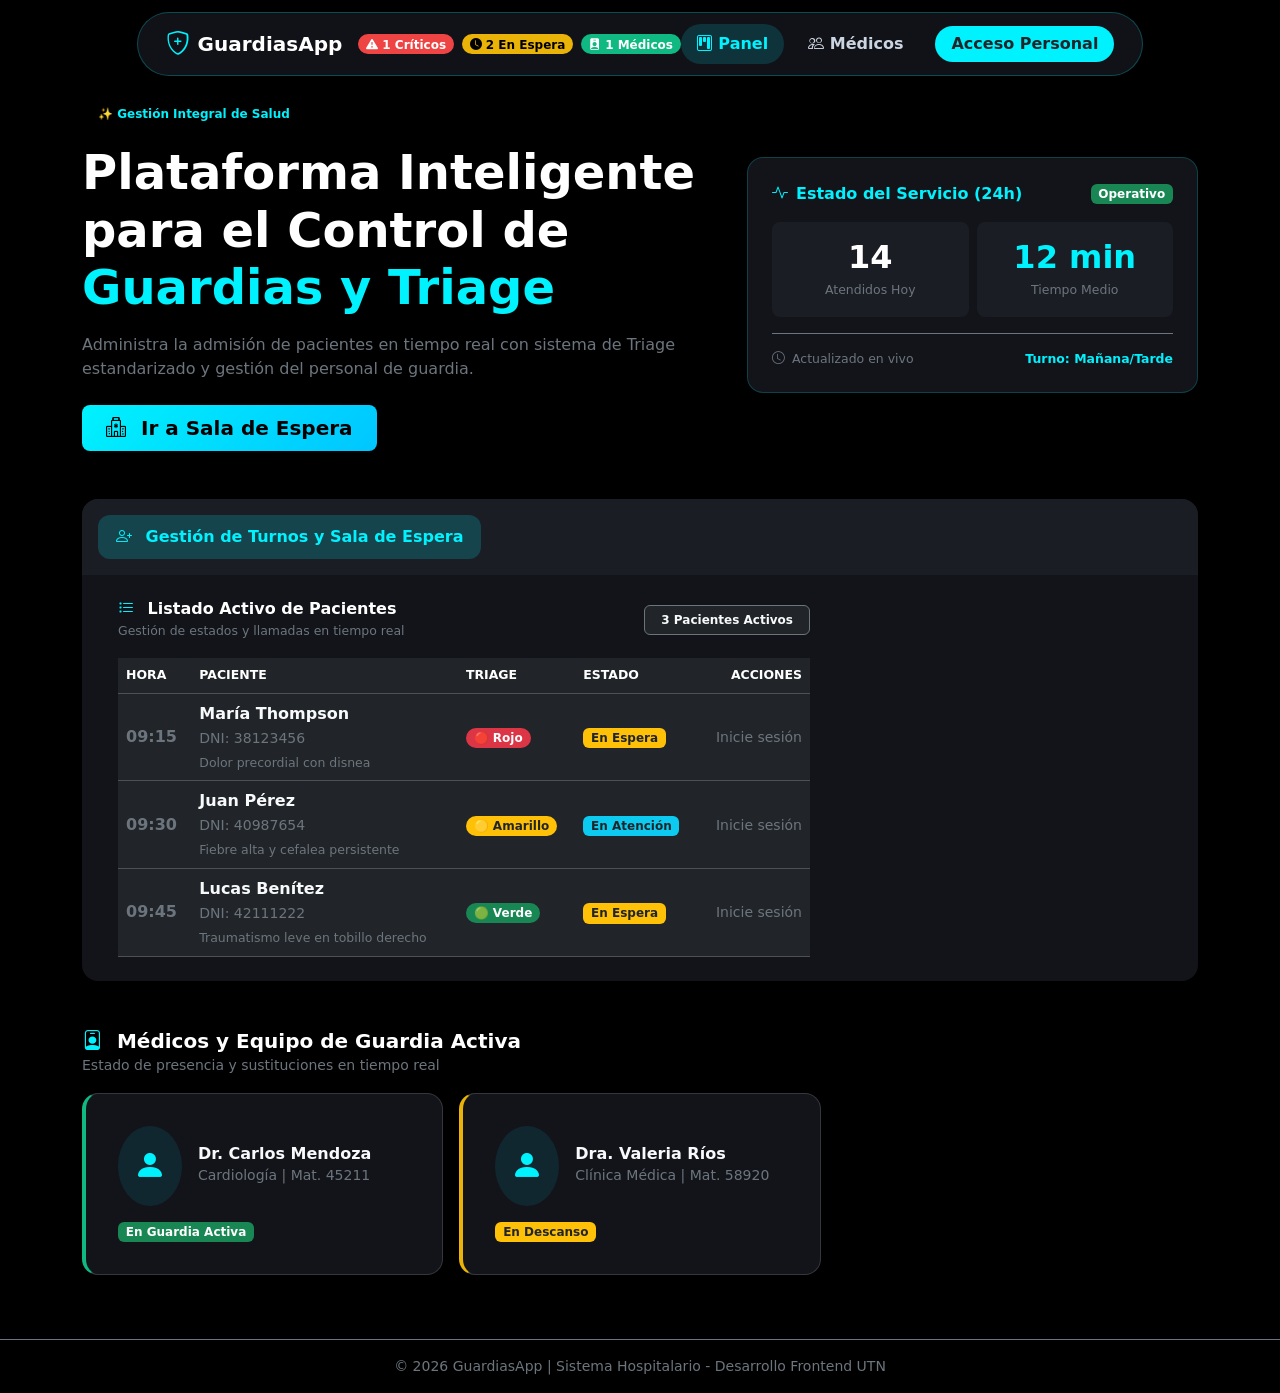
<file: index.html>
<!DOCTYPE html>
<html lang="es" data-bs-theme="dark">
<head>
    <meta charset="UTF-8">
    <meta name="viewport" content="width=device-width, initial-scale=1.0">

    <title>GuardiasApp | Plataforma Inteligente de Guardias y Triage</title>
    <meta name="description" content="Plataforma Inteligente para el Control de Guardias y Triage. Administra la admisión de pacientes en tiempo real.">
    <meta name="keywords" content="guardiasapp, triage, guardias medicas, sala de espera">
    <meta name="author" content="María José Thompson">

    <!-- Bootstrap 5.3 CSS & Icons -->
    <link href="https://cdn.jsdelivr.net/npm/bootstrap@5.3.3/dist/css/bootstrap.min.css" rel="stylesheet">
    <link rel="stylesheet" href="https://cdn.jsdelivr.net/npm/bootstrap-icons@1.11.3/font/bootstrap-icons.min.css">

    <!-- Hoja de Estilos -->
    <link rel="stylesheet" href="style.css">
</head>

<body class="bg-black text-light d-flex flex-column min-vh-100">

    <!-- BARRA DE NAVEGACIÓN -->
    <div class="floating-nav-container">
        <nav class="navbar navbar-expand-lg floating-nav">
            <div class="container-fluid px-2">

                <a class="navbar-brand text-white fw-bold d-flex align-items-center gap-2 me-3" href="#">
                    <i class="bi bi-shield-plus text-cyan fs-4"></i>
                    GuardiasApp
                </a>

                <!-- MÉTRICAS -->
                <div class="d-flex align-items-center gap-2 me-auto">

                    <span class="badge badge-critico rounded-pill px-2.5 py-1">
                        <i class="bi bi-exclamation-triangle-fill"></i>
                        <span id="navCountRojo">1</span> Críticos
                    </span>

                    <span class="badge badge-espera rounded-pill px-2.5 py-1">
                        <i class="bi bi-clock-fill"></i>
                        <span id="navCountEspera">2</span> En Espera
                    </span>

                    <span class="badge badge-medicos rounded-pill px-2.5 py-1">
                        <i class="bi bi-person-badge-fill"></i>
                        <span id="navCountMedicos">2</span> Médicos
                    </span>

                </div>

                <button class="navbar-toggler border-0 text-white shadow-none"
                        type="button"
                        data-bs-toggle="collapse"
                        data-bs-target="#navPill">
                    <i class="bi bi-list fs-2"></i>
                </button>

                <div class="collapse navbar-collapse" id="navPill">

                    <ul class="navbar-nav ms-auto gap-2 align-items-lg-center">

                        <li class="nav-item">
                            <a class="nav-link active" href="#sec-espera">
                                <i class="bi bi-kanban"></i> Panel
                            </a>
                        </li>

                        <li class="nav-item" data-role="administrador">
                            <a class="nav-link"
                               href="#sec-calculadora"
                               onclick="activarTabCalculadora()">
                                <i class="bi bi-calculator"></i> Retribuciones
                            </a>
                        </li>

                        <li class="nav-item">
                            <a class="nav-link" href="#sec-medicos">
                                <i class="bi bi-people"></i> Médicos
                            </a>
                        </li>

                        <!-- LOGIN -->
                        <li class="nav-item ms-lg-2" id="navAuth">
                            <button class="btn btn-cyan text-dark fw-bold rounded-pill px-3 py-1.5"
                                    data-bs-toggle="modal"
                                    data-bs-target="#loginModal">
                                Acceso Personal
                            </button>
                        </li>

                        <!-- SESIÓN -->
                        <li class="nav-item d-none" id="navSesion">

                            <span class="badge bg-success me-2" id="rolActual"></span>

                            <button class="btn btn-outline-light btn-sm rounded-pill"
                                    onclick="cerrarSesion()">
                                Cerrar sesión
                            </button>

                        </li>

                    </ul>

                </div>
            </div>
        </nav>
    </div>


    <!-- CONTENEDOR PRINCIPAL -->
    <main class="container my-3 flex-grow-1">

        <!-- ALERTA -->
        <div id="alertaGlobal"
             class="alert alert-dark-gm d-none mb-4 shadow"
             role="alert">

            <i class="bi bi-check-circle-fill text-cyan fs-5 me-2"></i>

            <span id="alertaTexto"></span>

        </div>


        <!-- HERO -->
        <div class="row align-items-center g-4 mb-5">

            <div class="col-12 col-lg-7">

                <span class="badge bg-cyan bg-opacity-15 text-cyan fw-bold px-3 py-2 rounded-pill mb-3">
                    ✨ Gestión Integral de Salud
                </span>

                <h1 class="display-5 fw-bold text-white mb-3">
                    Plataforma Inteligente para el Control de
                    <span class="text-cyan">Guardias y Triage</span>
                </h1>

                <p class="text-secondary lead fs-6 mb-4">
                    Administra la admisión de pacientes en tiempo real con sistema
                    de Triage estandarizado y gestión del personal de guardia.
                </p>

                <div class="d-flex flex-wrap gap-3">

                    <a href="#sec-espera"
                       class="btn btn-cyan-fill btn-lg px-4 py-2.5 rounded-3 fw-bold">

                        <i class="bi bi-hospital me-2"></i>
                        Ir a Sala de Espera

                    </a>

                    <button type="button"
                            class="btn btn-outline-light btn-lg px-4 py-2.5 rounded-3 fw-bold"
                            data-role="administrador"
                            onclick="activarTabCalculadora()">

                        <i class="bi bi-calculator me-2"></i>
                        Calcular Retribución

                    </button>

                </div>

            </div>


            <!-- ESTADO DEL SERVICIO -->
            <div class="col-12 col-lg-5">

                <div class="card card-status p-4 rounded-4 shadow border-0">

                    <div class="d-flex justify-content-between align-items-center mb-3">

                        <span class="text-cyan fw-bold d-flex align-items-center gap-2">

                            <i class="bi bi-activity"></i>

                            Estado del Servicio (24h)

                        </span>

                        <span class="badge bg-success text-white px-2.5 py-1">
                            Operativo
                        </span>

                    </div>

                    <div class="row g-2 text-center mb-3">

                        <div class="col-6">

                            <div class="card-status-box p-3 rounded-3">

                                <h2 class="fw-bold text-white m-0">
                                    14
                                </h2>

                                <small class="text-secondary fs-7">
                                    Atendidos Hoy
                                </small>

                            </div>

                        </div>

                        <div class="col-6">

                            <div class="card-status-box p-3 rounded-3">

                                <h2 class="fw-bold text-cyan m-0">
                                    12 min
                                </h2>

                                <small class="text-secondary fs-7">
                                    Tiempo Medio
                                </small>

                            </div>

                        </div>

                    </div>

                    <div class="d-flex justify-content-between align-items-center fs-7 text-secondary border-top border-secondary pt-3">

                        <span>
                            <i class="bi bi-clock me-1"></i>
                            Actualizado en vivo
                        </span>

                        <span class="text-cyan fw-semibold">
                            Turno: Mañana/Tarde
                        </span>

                    </div>

                </div>

            </div>

        </div>


        <!-- PACIENTES -->
        <section id="sec-espera"
                 class="card card-dark shadow border-0 rounded-4 overflow-hidden mb-5">

            <div class="card-header bg-dark-inner p-3 border-0">

                <ul class="nav nav-pills custom-pills"
                    id="mainTabs"
                    role="tablist">

                    <li class="nav-item" role="presentation">

                        <button class="nav-link active fw-bold"
                                id="btnTabEspera"
                                data-bs-toggle="pill"
                                data-bs-target="#tabEspera"
                                type="button">

                            <i class="bi bi-person-plus me-2"></i>
                            Gestión de Turnos y Sala de Espera

                        </button>

                    </li>


                    <li class="nav-item"
                        role="presentation"
                        data-role="administrador">

                        <button class="nav-link fw-bold"
                                id="btnTabCalculadora"
                                data-bs-toggle="pill"
                                data-bs-target="#tabCalculadora"
                                type="button">

                            <i class="bi bi-currency-dollar me-2"></i>
                            Cálculo y Cuadrante de Guardias

                        </button>

                    </li>

                </ul>

            </div>


            <div class="card-body p-4">

                <div class="tab-content" id="mainTabsContent">

                    <!-- SALA DE ESPERA -->
                    <div class="tab-pane fade show active"
                         id="tabEspera"
                         role="tabpanel">

                        <div class="row g-4">

                            <!-- ADMISIÓN -->
                            <div class="col-12 col-lg-4 border-end-lg border-secondary pe-lg-4"
                                 data-role="recepcionista">

                                <h2 class="h6 fw-bold text-white mb-3">

                                    <i class="bi bi-person-badge me-2 text-cyan"></i>

                                    Admisión y Triage de Paciente

                                </h2>


                                <form id="formAdmision">

                                    <div class="mb-3">

                                        <label for="dni"
                                               class="form-label text-secondary small fw-semibold">

                                            DNI / Documento Identidad:

                                        </label>

                                        <input type="text"
                                               class="form-control bg-dark-input text-light border-secondary"
                                               id="dni"
                                               placeholder="Ej: 38123456"
                                               required>

                                    </div>


                                    <div class="mb-3">

                                        <label for="nombre"
                                               class="form-label text-secondary small fw-semibold">

                                            Nombre Completo:

                                        </label>

                                        <input type="text"
                                               class="form-control bg-dark-input text-light border-secondary"
                                               id="nombre"
                                               placeholder="Nombre y Apellido"
                                               required>

                                    </div>


                                    <div class="mb-3">

                                        <label for="triage"
                                               class="form-label text-secondary small fw-semibold">

                                            Nivel de Urgencia (Triage):

                                        </label>

                                        <select class="form-select bg-dark-input text-light border-secondary"
                                                id="triage"
                                                required>

                                            <option value="Rojo">
                                                🔴 - Emergencia Reanimación
                                            </option>

                                            <option value="Amarillo" selected>
                                                🟡 - Urgencia Intermedia
                                            </option>

                                            <option value="Verde">
                                                🟢 - Consulta Leve
                                            </option>

                                        </select>

                                    </div>


                                    <div class="mb-4">

                                        <label for="motivo"
                                               class="form-label text-secondary small fw-semibold">

                                            Motivo de Consulta / Síntomas:

                                        </label>

                                        <textarea class="form-control bg-dark-input text-light border-secondary"
                                                  id="motivo"
                                                  rows="3"
                                                  placeholder="Sintomatología descrita en la llegada..."
                                                  required></textarea>

                                    </div>


                                    <button type="submit"
                                            class="btn btn-registrar-emerald w-100 py-2.5">

                                        <i class="bi bi-plus-circle me-1"></i>

                                        REGISTRAR EN SALA DE ESPERA

                                    </button>

                                </form>

                            </div>


                            <!-- TABLA -->
                            <div class="col-12 col-lg-8 ps-lg-4">

                                <div class="d-flex justify-content-between align-items-center mb-3">

                                    <div>

                                        <h2 class="h6 fw-bold text-white mb-0">

                                            <i class="bi bi-list-task me-2 text-cyan"></i>

                                            Listado Activo de Pacientes

                                        </h2>

                                        <small class="text-secondary fs-7">

                                            Gestión de estados y llamadas en tiempo real

                                        </small>

                                    </div>

                                    <span class="badge bg-dark border border-secondary px-3 py-2 text-light"
                                          id="contadorPacientes">

                                        3 Pacientes Activos

                                    </span>

                                </div>


                                <div class="table-responsive">

                                    <table class="table table-dark align-middle mb-0">

                                        <thead class="table-dark-header fs-7 text-uppercase text-secondary">

                                            <tr>

                                                <th>Hora</th>

                                                <th>Paciente</th>

                                                <th>Triage</th>

                                                <th>Estado</th>

                                                <th class="text-end">
                                                    Acciones
                                                </th>

                                            </tr>

                                        </thead>

                                        <tbody id="tablaPacientesBody"></tbody>

                                    </table>

                                </div>

                            </div>

                        </div>

                    </div>


                    <!-- CALCULADORA -->
                    <div class="tab-pane fade"
                         id="tabCalculadora"
                         role="tabpanel">

                        <div class="row g-4"
                             id="sec-calculadora">

                            <div class="col-12 col-lg-5">

                                <h2 class="h6 fw-bold text-white mb-3">

                                    <i class="bi bi-sliders me-2 text-cyan"></i>

                                    Parámetros de Guardia

                                </h2>


                                <form id="formCalculadora">

                                    <div class="mb-3">

                                        <label for="perfilProfesional"
                                               class="form-label text-secondary small fw-semibold">

                                            Perfil Profesional:

                                        </label>

                                        <select class="form-select bg-dark-input text-light border-secondary"
                                                id="perfilProfesional">

                                            <option value="Facultativo" selected>
                                                Facultativo / Especialista
                                            </option>

                                            <option value="MIR">
                                                Médico Residente (MIR)
                                            </option>

                                            <option value="Enfermeria">
                                                Enfermería / Técnico
                                            </option>

                                        </select>

                                    </div>


                                    <div class="mb-3">

                                        <label for="cantGuardias"
                                               class="form-label text-secondary small fw-semibold">

                                            Cantidad de Guardias en el Mes:

                                            <strong id="numGuardiasVal"
                                                    class="text-cyan">
                                                4
                                            </strong>

                                        </label>

                                        <input type="range"
                                               class="form-range"
                                               id="cantGuardias"
                                               min="1"
                                               max="10"
                                               value="4">

                                    </div>


                                    <div class="mb-3">

                                        <label for="tipoGuardia"
                                               class="form-label text-secondary small fw-semibold">

                                            Duración de Guardia:

                                        </label>

                                        <select class="form-select bg-dark-input text-light border-secondary"
                                                id="tipoGuardia">

                                            <option value="24h">
                                                Guardia Completa (24 Horas)
                                            </option>

                                            <option value="12h">
                                                Media Guardia (12 Horas)
                                            </option>

                                        </select>

                                    </div>


                                    <div class="mb-3">

                                        <label for="precioHora"
                                               class="form-label text-secondary small fw-semibold">

                                            Precio Hora Sugerido:

                                        </label>

                                        <input type="number"
                                               class="form-control bg-dark-input text-light border-secondary"
                                               id="precioHora"
                                               value="28.50"
                                               step="0.50">

                                    </div>

                                </form>

                            </div>


                            <div class="col-12 col-lg-7 d-flex flex-column justify-content-center border-start-lg border-secondary ps-lg-4">

                                <div class="bg-dark-inner p-4 rounded-4 mb-3 border border-secondary">

                                    <h3 class="h6 fw-bold text-secondary mb-3">
                                        Resumen Estimativo de Nómina
                                    </h3>

                                    <div class="d-flex justify-content-between mb-2">

                                        <span>Horas Extras Totales:</span>

                                        <strong id="calcHorasTotales">
                                            96 hrs
                                        </strong>

                                    </div>


                                    <div class="d-flex justify-content-between mb-2">

                                        <span>Complemento por Guardias:</span>

                                        <strong id="calcComplemento"
                                                class="text-cyan">
                                            $2,736.00
                                        </strong>

                                    </div>


                                    <hr class="border-secondary">


                                    <div class="d-flex justify-content-between fs-5 fw-bold text-light">

                                        <span>Total Bruto Estimado:</span>

                                        <span id="calcTotalBruto"
                                              class="text-success">
                                            $5,236.00
                                        </span>

                                    </div>

                                </div>

                            </div>

                        </div>

                    </div>

                </div>

            </div>

        </section>


        <!-- MÉDICOS -->
        <section id="sec-medicos"
                 class="mb-5">

            <div class="d-flex justify-content-between align-items-center mb-3">

                <div>

                    <h2 class="h5 fw-bold text-white mb-0">

                        <i class="bi bi-person-badge me-2 text-cyan"></i>

                        Médicos y Equipo de Guardia Activa

                    </h2>

                    <small class="text-secondary">
                        Estado de presencia y sustituciones en tiempo real
                    </small>

                </div>


                <button type="button"
                        class="btn btn-outline-light btn-sm rounded-pill fw-bold px-3"
                        data-role="administrador"
                        onclick="agregarNuevoMedico()">

                    <i class="bi bi-person-plus-fill me-1"></i>

                    Añadir Profesional

                </button>

            </div>


            <div class="row g-3"
                 id="contenedorMedicos">

                <!-- Se dibuja desde JS -->

            </div>

        </section>

    </main>


    <!-- MODAL LOGIN -->
    <div class="modal fade"
         id="loginModal"
         tabindex="-1"
         aria-hidden="true">

        <div class="modal-dialog modal-dialog-centered">

            <div class="modal-content bg-black text-light border border-secondary shadow-lg rounded-4 overflow-hidden">

                <div class="modal-header border-0 bg-dark-inner">

                    <h5 class="modal-title fw-bold text-cyan">

                        <i class="bi bi-shield-lock me-2"></i>

                        Acceso al Portal Sanitario

                    </h5>

                    <button type="button"
                            class="btn-close btn-close-white"
                            data-bs-dismiss="modal"
                            aria-label="Close">
                    </button>

                </div>


                <div class="modal-body p-4">

                    <form id="formLogin">

                        <div class="mb-3">

                            <label for="loginUser"
                                   class="form-label small fw-semibold text-secondary">

                                Usuario / Matrícula

                            </label>

                            <input type="text"
                                   class="form-control bg-dark-input text-light border-secondary"
                                   id="loginUser"
                                   placeholder="admin"
                                   required>

                        </div>


                        <div class="mb-3">

                            <label for="loginPass"
                                   class="form-label small fw-semibold text-secondary">

                                Contraseña

                            </label>

                            <input type="password"
                                   class="form-control bg-dark-input text-light border-secondary"
                                   id="loginPass"
                                   placeholder="••••••••"
                                   required>

                        </div>


                        <button type="submit"
                                class="btn btn-cyan-fill w-100 fw-bold py-2">

                            Iniciar Sesión

                        </button>

                    </form>

                </div>

            </div>

        </div>

    </div>


    <!-- FOOTER -->
    <footer class="bg-black border-top border-secondary text-secondary py-3 mt-auto text-center">

        <div class="container">

            <p class="mb-0 small">
                &copy; 2026 GuardiasApp | Sistema Hospitalario - Desarrollo Frontend UTN
            </p>

        </div>

    </footer>


    <!-- Bootstrap -->
    <script src="https://cdn.jsdelivr.net/npm/bootstrap@5.3.3/dist/js/bootstrap.bundle.min.js"></script>

    <!-- JavaScript -->
    <script src="main.js"></script>

</body>
</html>
</file>
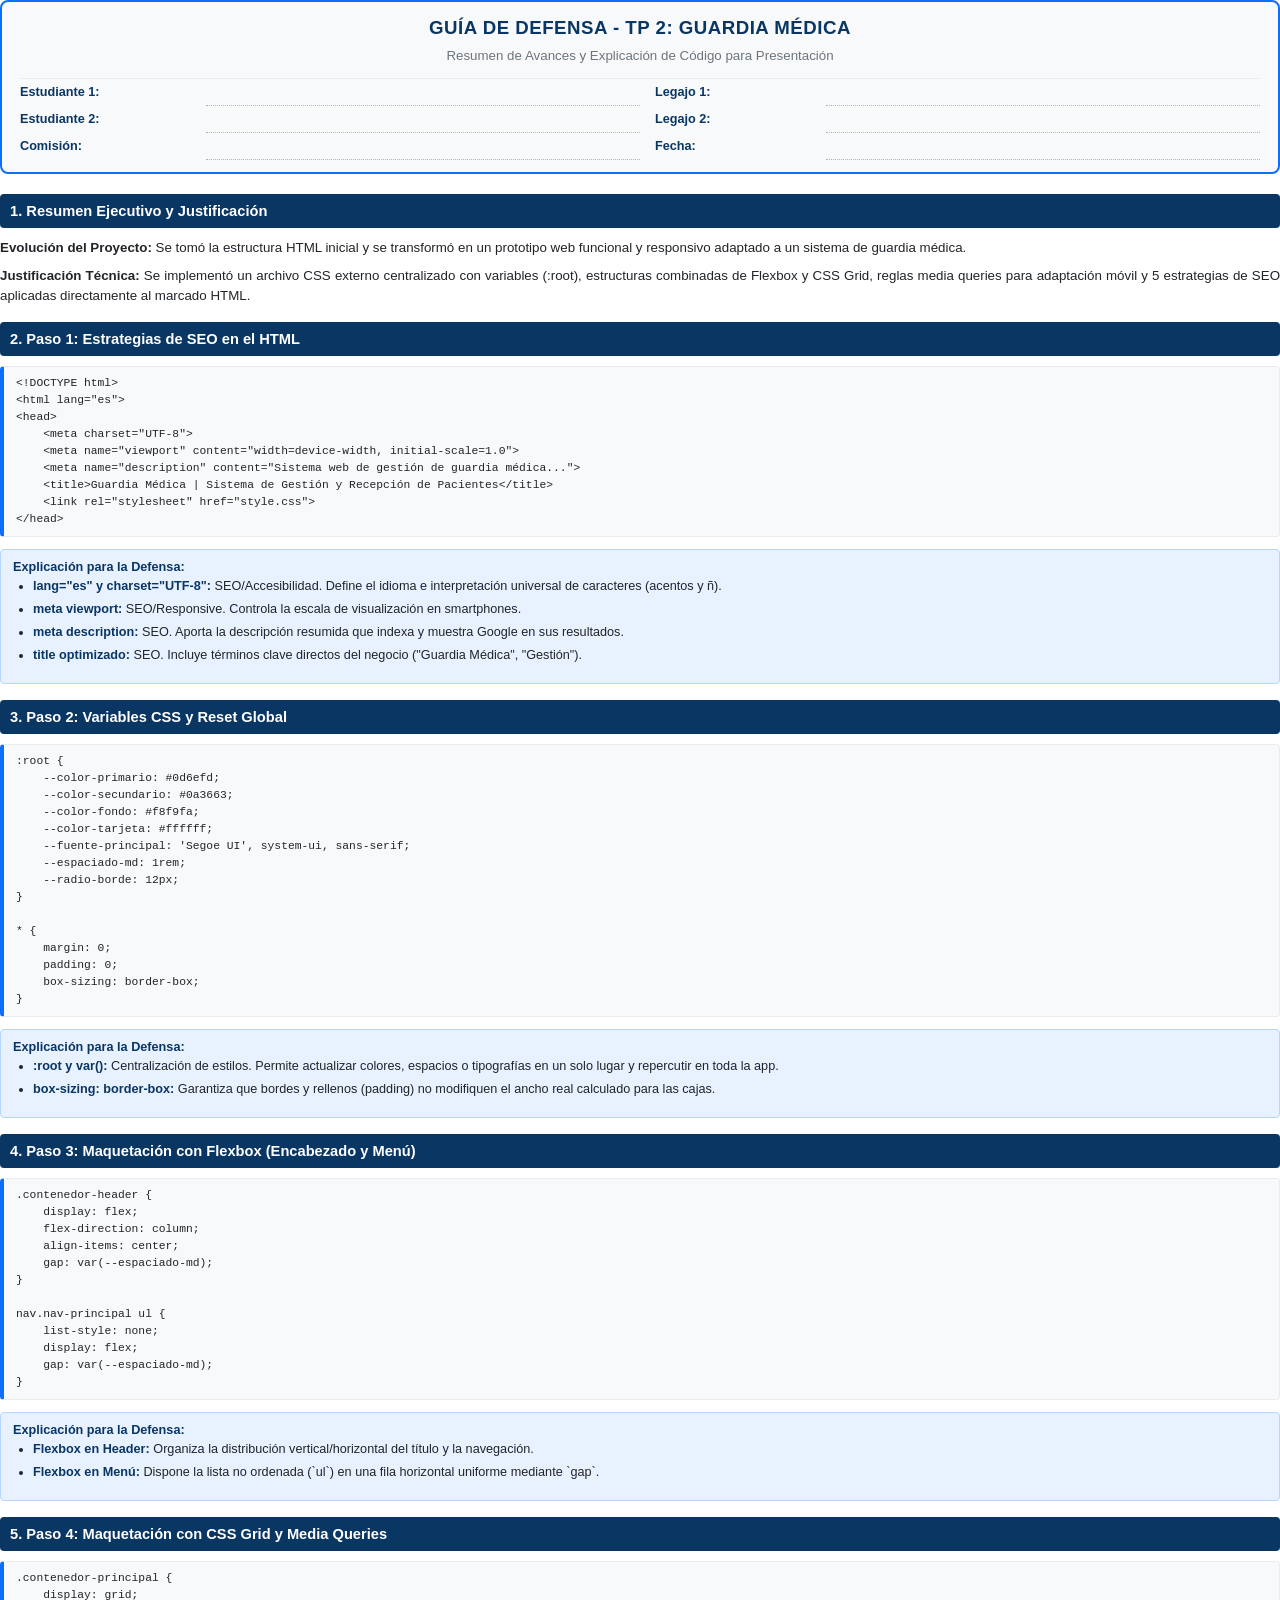
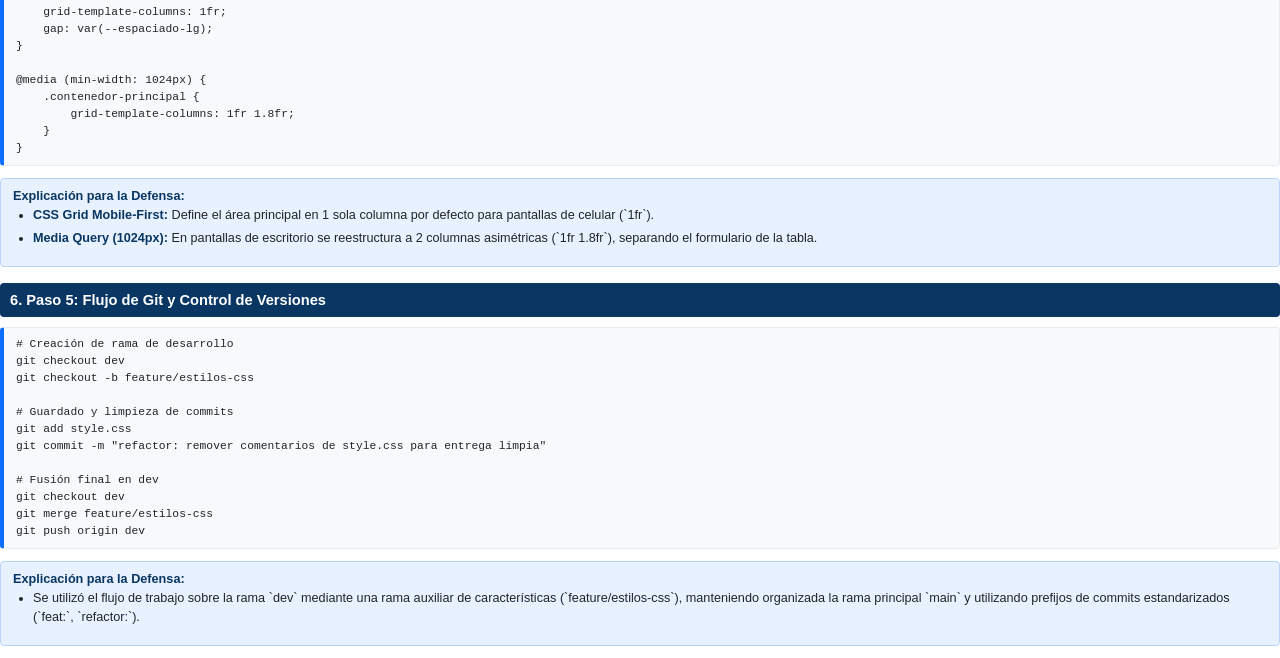
<file: defensa guardia/defensa.html>
<!DOCTYPE html>
<html lang="es">
<head>
    <meta charset="UTF-8">
    <title>Defensa de Avances - TP2 Guardia Médica</title>
    <style>
        @page {
            size: A4;
            margin: 15mm;
        }

        *, *::before, *::after {
            box-sizing: border-box;
        }

        body {
            font-family: 'Segoe UI', Arial, sans-serif;
            font-size: 10pt;
            line-height: 1.5;
            color: #212529;
            background-color: #ffffff;
            margin: 0;
            padding: 0;
        }

        /* Encabezado */
        .header-box {
            border: 2px solid #0d6efd;
            background-color: #f8f9fa;
            padding: 12px 18px;
            margin-bottom: 20px;
            border-radius: 8px;
        }

        .header-box h1 {
            font-size: 14pt;
            color: #0a3663;
            margin: 0 0 4px 0;
            text-align: center;
            text-transform: uppercase;
            letter-spacing: 0.5px;
        }

        .header-box h2 {
            font-size: 10pt;
            color: #6c757d;
            margin: 0 0 12px 0;
            text-align: center;
            font-weight: normal;
        }

        .info-grid {
            width: 100%;
            border-collapse: collapse;
            border-top: 1px solid #e9ecef;
            padding-top: 8px;
        }

        .info-grid td {
            padding: 4px 0;
            font-size: 9.5pt;
        }

        .label {
            font-weight: bold;
            color: #0a3663;
            width: 15%;
        }

        .dots {
            border-bottom: 1px dotted #adb5bd;
            width: 35%;
        }

        /* Secciones */
        .section-title {
            font-size: 11pt;
            font-weight: bold;
            color: #ffffff;
            background-color: #0a3663;
            padding: 6px 10px;
            margin-top: 16px;
            margin-bottom: 10px;
            border-radius: 4px;
            page-break-after: avoid;
        }

        p {
            margin: 0 0 8px 0;
            text-align: justify;
        }

        ul {
            margin: 0 0 10px 0;
            padding-left: 20px;
        }

        li {
            margin-bottom: 4px;
        }

        /* Bloques de código */
        pre {
            background-color: #f8f9fa;
            border: 1px solid #e9ecef;
            border-left: 4px solid #0d6efd;
            padding: 8px 12px;
            font-family: 'Consolas', 'Courier New', monospace;
            font-size: 8.5pt;
            white-space: pre-wrap;
            word-wrap: break-word;
            margin: 8px 0 12px 0;
            border-radius: 4px;
        }

        .explicacion {
            background-color: #e7f1ff;
            border: 1px solid #b6d4fe;
            padding: 8px 12px;
            margin-bottom: 12px;
            border-radius: 4px;
            font-size: 9.5pt;
        }

        .explicacion strong {
            color: #0a3663;
        }

        /* Control de salto de página */
        .paso-block {
            page-break-inside: avoid;
        }
    </style>
</head>
<body>

    <div class="header-box">
        <h1>Guía de Defensa - TP 2: Guardia Médica</h1>
        <h2>Resumen de Avances y Explicación de Código para Presentación</h2>
        
        <table class="info-grid">
            <tr>
                <td class="label">Estudiante 1:</td>
                <td class="dots"></td>
                <td class="label" style="padding-left: 15px;">Legajo 1:</td>
                <td class="dots"></td>
            </tr>
            <tr>
                <td class="label">Estudiante 2:</td>
                <td class="dots"></td>
                <td class="label" style="padding-left: 15px;">Legajo 2:</td>
                <td class="dots"></td>
            </tr>
            <tr>
                <td class="label">Comisión:</td>
                <td class="dots"></td>
                <td class="label" style="padding-left: 15px;">Fecha:</td>
                <td class="dots"></td>
            </tr>
        </table>
    </div>

    <div class="section-title">1. Resumen Ejecutivo y Justificación</div>
    <p><strong>Evolución del Proyecto:</strong> Se tomó la estructura HTML inicial y se transformó en un prototipo web funcional y responsivo adaptado a un sistema de guardia médica.</p>
    <p><strong>Justificación Técnica:</strong> Se implementó un archivo CSS externo centralizado con variables (:root), estructuras combinadas de Flexbox y CSS Grid, reglas media queries para adaptación móvil y 5 estrategias de SEO aplicadas directamente al marcado HTML.</p>

    <div class="paso-block">
        <div class="section-title">2. Paso 1: Estrategias de SEO en el HTML</div>
        <pre>&lt;!DOCTYPE html&gt;
&lt;html lang="es"&gt;
&lt;head&gt;
    &lt;meta charset="UTF-8"&gt;
    &lt;meta name="viewport" content="width=device-width, initial-scale=1.0"&gt;
    &lt;meta name="description" content="Sistema web de gestión de guardia médica..."&gt;
    &lt;title&gt;Guardia Médica | Sistema de Gestión y Recepción de Pacientes&lt;/title&gt;
    &lt;link rel="stylesheet" href="style.css"&gt;
&lt;/head&gt;</pre>

        <div class="explicacion">
            <strong>Explicación para la Defensa:</strong>
            <ul>
                <li><strong>lang="es" y charset="UTF-8":</strong> SEO/Accesibilidad. Define el idioma e interpretación universal de caracteres (acentos y ñ).</li>
                <li><strong>meta viewport:</strong> SEO/Responsive. Controla la escala de visualización en smartphones.</li>
                <li><strong>meta description:</strong> SEO. Aporta la descripción resumida que indexa y muestra Google en sus resultados.</li>
                <li><strong>title optimizado:</strong> SEO. Incluye términos clave directos del negocio ("Guardia Médica", "Gestión").</li>
            </ul>
        </div>
    </div>

    <div class="paso-block">
        <div class="section-title">3. Paso 2: Variables CSS y Reset Global</div>
        <pre>:root {
    --color-primario: #0d6efd;
    --color-secundario: #0a3663;
    --color-fondo: #f8f9fa;
    --color-tarjeta: #ffffff;
    --fuente-principal: 'Segoe UI', system-ui, sans-serif;
    --espaciado-md: 1rem;
    --radio-borde: 12px;
}

* {
    margin: 0;
    padding: 0;
    box-sizing: border-box;
}</pre>

        <div class="explicacion">
            <strong>Explicación para la Defensa:</strong>
            <ul>
                <li><strong>:root y var():</strong> Centralización de estilos. Permite actualizar colores, espacios o tipografías en un solo lugar y repercutir en toda la app.</li>
                <li><strong>box-sizing: border-box:</strong> Garantiza que bordes y rellenos (padding) no modifiquen el ancho real calculado para las cajas.</li>
            </ul>
        </div>
    </div>

    <div class="paso-block">
        <div class="section-title">4. Paso 3: Maquetación con Flexbox (Encabezado y Menú)</div>
        <pre>.contenedor-header {
    display: flex;
    flex-direction: column;
    align-items: center;
    gap: var(--espaciado-md);
}

nav.nav-principal ul {
    list-style: none;
    display: flex;
    gap: var(--espaciado-md);
}</pre>

        <div class="explicacion">
            <strong>Explicación para la Defensa:</strong>
            <ul>
                <li><strong>Flexbox en Header:</strong> Organiza la distribución vertical/horizontal del título y la navegación.</li>
                <li><strong>Flexbox en Menú:</strong> Dispone la lista no ordenada (`ul`) en una fila horizontal uniforme mediante `gap`.</li>
            </ul>
        </div>
    </div>

    <div class="paso-block">
        <div class="section-title">5. Paso 4: Maquetación con CSS Grid y Media Queries</div>
        <pre>.contenedor-principal {
    display: grid;
    grid-template-columns: 1fr;
    gap: var(--espaciado-lg);
}

@media (min-width: 1024px) {
    .contenedor-principal {
        grid-template-columns: 1fr 1.8fr;
    }
}</pre>

        <div class="explicacion">
            <strong>Explicación para la Defensa:</strong>
            <ul>
                <li><strong>CSS Grid Mobile-First:</strong> Define el área principal en 1 sola columna por defecto para pantallas de celular (`1fr`).</li>
                <li><strong>Media Query (1024px):</strong> En pantallas de escritorio se reestructura a 2 columnas asimétricas (`1fr 1.8fr`), separando el formulario de la tabla.</li>
            </ul>
        </div>
    </div>

    <div class="paso-block">
        <div class="section-title">6. Paso 5: Flujo de Git y Control de Versiones</div>
        <pre># Creación de rama de desarrollo
git checkout dev
git checkout -b feature/estilos-css

# Guardado y limpieza de commits
git add style.css
git commit -m "refactor: remover comentarios de style.css para entrega limpia"

# Fusión final en dev
git checkout dev
git merge feature/estilos-css
git push origin dev</pre>

        <div class="explicacion">
            <strong>Explicación para la Defensa:</strong>
            <ul>
                <li>Se utilizó el flujo de trabajo sobre la rama `dev` mediante una rama auxiliar de características (`feature/estilos-css`), manteniendo organizada la rama principal `main` y utilizando prefijos de commits estandarizados (`feat:`, `refactor:`).</li>
            </ul>
        </div>
    </div>

</body>
</html>
</file>
<file: style.css>
/* ==========================================================================
   GUARDIASAPP - MODO OSCURO NEÓN & PALETA ORIGINAL
   ========================================================================== */

:root {
    --bg-black: #0b0c10;
    --card-dark: #12141a;
    --card-inner: #1a1d24;
    --dark-input: #151821;
    
    --cyan-main: #00f2fe;
    --cyan-dark: #00c6ff;
    --emerald-btn: #0d9488;
    --emerald-hover: #0f766e;
    
    --border-radius-pill: 50px;
    --border-radius-card: 16px;
}

body {
    font-family: 'Segoe UI', system-ui, -apple-system, sans-serif;
    background-color: var(--bg-black) !important;
    color: #e2e8f0;
}

/* NAVEGACIÓN EN CÁPSULA FLOTANTE */
.floating-nav-container {
    position: sticky;
    top: 12px;
    z-index: 1030;
    display: flex;
    justify-content: center;
    padding: 0 10px;
    margin-bottom: 20px;
}

.floating-nav {
    background: rgba(18, 20, 26, 0.92);
    backdrop-filter: blur(12px);
    border-radius: var(--border-radius-pill);
    padding: 8px 20px;
    border: 1px solid rgba(0, 242, 254, 0.25);
    box-shadow: 0 10px 25px rgba(0, 0, 0, 0.7);
}

.floating-nav .nav-link {
    color: #cbd5e1 !important;
    font-weight: 600;
    padding: 8px 16px !important;
    border-radius: var(--border-radius-pill);
    transition: all 0.3s ease;
}

.floating-nav .nav-link.active, 
.floating-nav .nav-link:hover {
    background-color: rgba(0, 242, 254, 0.15);
    color: var(--cyan-main) !important;
}

/* BADGES MÈTRICAS */
.badge-critico {
    background-color: #ef4444;
    color: #ffffff;
    font-weight: 700;
}

.badge-espera {
    background-color: #eab308;
    color: #000000;
    font-weight: 700;
}

.badge-medicos {
    background-color: #10b981;
    color: #ffffff;
    font-weight: 700;
}

/* BOTONES */
.text-cyan {
    color: var(--cyan-main) !important;
}

.btn-cyan {
    background-color: var(--cyan-main);
    color: #000000;
    border: none;
}

.btn-cyan-fill {
    background: linear-gradient(135deg, var(--cyan-main) 0%, var(--cyan-dark) 100%);
    color: #000000;
    border: none;
}

.btn-registrar-emerald {
    background-color: var(--emerald-btn);
    color: #ffffff;
    font-weight: 700;
    border: none;
    border-radius: 50px;
    box-shadow: 0 6px 16px rgba(13, 148, 136, 0.4);
    transition: all 0.25s ease;
}

.btn-registrar-emerald:hover {
    background-color: var(--emerald-hover);
    color: #ffffff;
    transform: translateY(-2px);
}

/* ESTADO DEL SERVICIO */
.card-status {
    background-color: var(--card-dark) !important;
    border: 1px solid rgba(0, 242, 254, 0.2) !important;
}

.card-status-box {
    background-color: var(--card-inner);
}

/* PESTAÑAS */
.custom-pills .nav-link {
    color: #94a3b8;
    border-radius: 12px;
    padding: 10px 18px;
    transition: all 0.25s ease;
}

.custom-pills .nav-link.active {
    background-color: rgba(0, 242, 254, 0.18) !important;
    color: var(--cyan-main) !important;
}

/* TARJETAS */
.card-dark {
    background-color: var(--card-dark) !important;
    border-radius: var(--border-radius-card) !important;
}

.bg-dark-inner {
    background-color: var(--card-inner) !important;
}

.bg-dark-input {
    background-color: var(--dark-input) !important;
}

.card-doctor-active {
    border-left: 4px solid #10b981 !important;
}

.card-doctor-descanso {
    border-left: 4px solid #eab308 !important;
}

.fs-7 {
    font-size: 0.78rem;
}

@media (min-width: 992px) {
    .border-end-lg {
        border-right: 1px solid rgba(255, 255, 255, 0.1) !important;
    }
    .border-start-lg {
        border-left: 1px solid rgba(255, 255, 255, 0.1) !important;
    }
}
</file>
